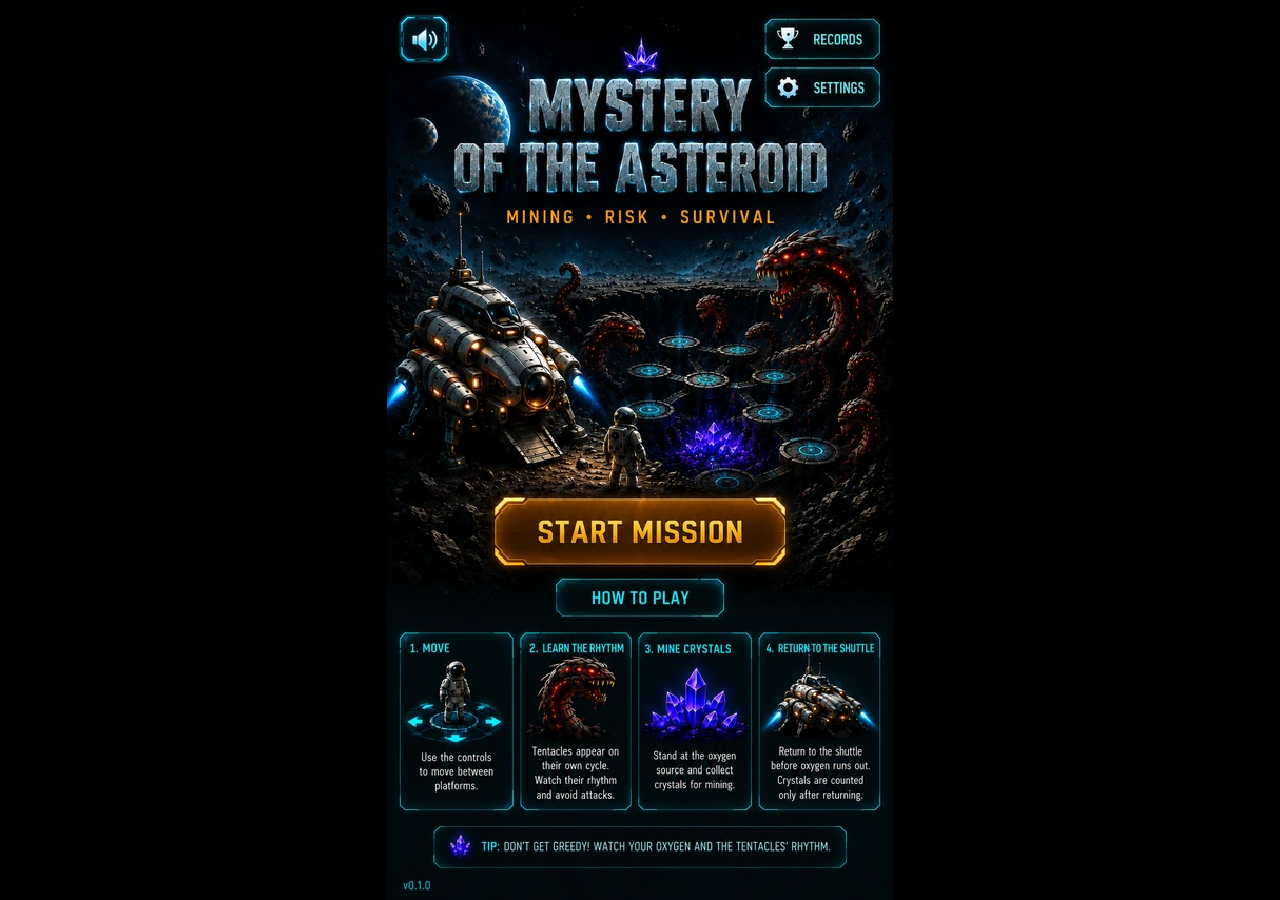
<file: index.html>
<!DOCTYPE html>
<html lang="ru">
<head>
  <meta charset="UTF-8">
  <meta name="viewport" content="width=device-width, initial-scale=1.0, user-scalable=no">
  <title>Тайна Астероида</title>

  <!-- PWA: установка на домашний экран -->
  <link rel="manifest" href="manifest.json?v=20260918a">
  <meta name="theme-color" content="#0a0a12">
  <meta name="description" content="Добывайте кристаллы на астероиде, следите за кислородом и уклоняйтесь от щупалец.">
  <!-- iOS не читает manifest.json, для него отдельные теги -->
  <meta name="apple-mobile-web-app-capable" content="yes">
  <meta name="apple-mobile-web-app-status-bar-style" content="black-translucent">
  <meta name="apple-mobile-web-app-title" content="Тайна Астероида">
  <link rel="apple-touch-icon" href="assets/icons/apple-touch-icon.png?v=20260918a">
  <link rel="icon" type="image/png" sizes="192x192" href="assets/icons/icon-192.png?v=20260918a">
  <style>
* {
  margin: 0;
  padding: 0;
  box-sizing: border-box;
  -webkit-tap-highlight-color: transparent;
  user-select: none;
  -webkit-user-select: none;
  /* Долгий тап на телефоне не должен вызывать меню браузера (п. 1.6) */
  -webkit-touch-callout: none;
}

html {
  background: #000 !important;
}

html, body {
  width: 100%;
  height: 100%;
  background: #000;
  overflow: hidden;
  touch-action: none;
  display: flex;
  align-items: center;
  justify-content: center;
}

#game-wrapper {
  /* Строго 9:16 — никакого растяжения */
  position: relative;
  aspect-ratio: 9 / 16;
  /* Вписываем в экран не выходя за границы */
  width: min(100vw, calc(100vh * 9 / 16));
  height: auto;
  max-height: 100vh;
  flex-shrink: 0;
}

#game-canvas {
  width: 100%;
  height: 100%;
  display: block;
  image-rendering: crisp-edges;
  image-rendering: pixelated;
  outline: none;
  background: #0a0a12;
}

</style>
</head>
<body style="background:#000;margin:0;padding:0;">
  <div id="game-wrapper" style="background:#000;">
    <canvas id="game-canvas" style="background:#0a0a12;display:block;"></canvas>
  </div>
  <!-- Yandex Games SDK. Загружается ПЕРЕД игровыми скриптами: game.js на
       событии load проверяет typeof YaGames и инициализирует ysdk.
       Без этого тега SDK никогда не появлялся, и игра всегда работала в
       fallback-режиме (реклама/LoadingAPI/лидерборды недоступны). -->
  <script src="https://yandex.ru/games/sdk/v2"></script>
    <script src="js/i18n.js?v=a8b121d"></script>
  <script src="js/config.js?v=a8b121d"></script>
  <script src="js/map.js?v=a8b121d"></script>
  <script src="js/crew.js?v=a8b121d"></script>
  <script src="js/save.js?v=a8b121d"></script>
  <script src="js/astronaut.js?v=a8b121d"></script>
  <script src="js/tentacles.js?v=a8b121d"></script>
  <script src="js/oxygen.js?v=a8b121d"></script>
  <script src="js/crystals.js?v=a8b121d"></script>
  <script src="js/hud.js?v=a8b121d"></script>
  <script src="js/renderer.js?v=a8b121d"></script>
  <script src="js/input.js?v=a8b121d"></script>
  <script src="js/audio.js?v=a8b121d"></script>
  <script src="js/ui_manager.js?v=a8b121d"></script>
  <script src="js/game.js?v=a8b121d"></script>

  <script>
    // Контекстное меню браузера в игровой области отключено (требование 1.6).
    // На телефоне оно вылезало по долгому тапу прямо поверх игры, на
    // компьютере — по правой кнопке. Вешаем на весь документ: игра занимает
    // его целиком, ничего другого на странице нет.
    document.addEventListener('contextmenu', function (e) { e.preventDefault(); }, { capture: true });
    // Перетаскивание картинок туда же — на десктопе канвас можно было утащить
    document.addEventListener('dragstart', function (e) { e.preventDefault(); }, { capture: true });
  </script>

  <script>
    // Регистрация service worker — включает установку на домашний экран.
    // НЕ регистрируем внутри Яндекс Игр: там игра работает в их iframe,
    // свой кэш ей не нужен и может конфликтовать с платформой.
    (function () {
      var insideFrame = window.self !== window.top;
      if ('serviceWorker' in navigator && !insideFrame) {
        window.addEventListener('load', function () {
          navigator.serviceWorker.register('sw.js').catch(function (e) {
            console.warn('[PWA] service worker не зарегистрирован:', e);
          });
        });
      }
    })();
  </script>

</body>
</html>
</file>
